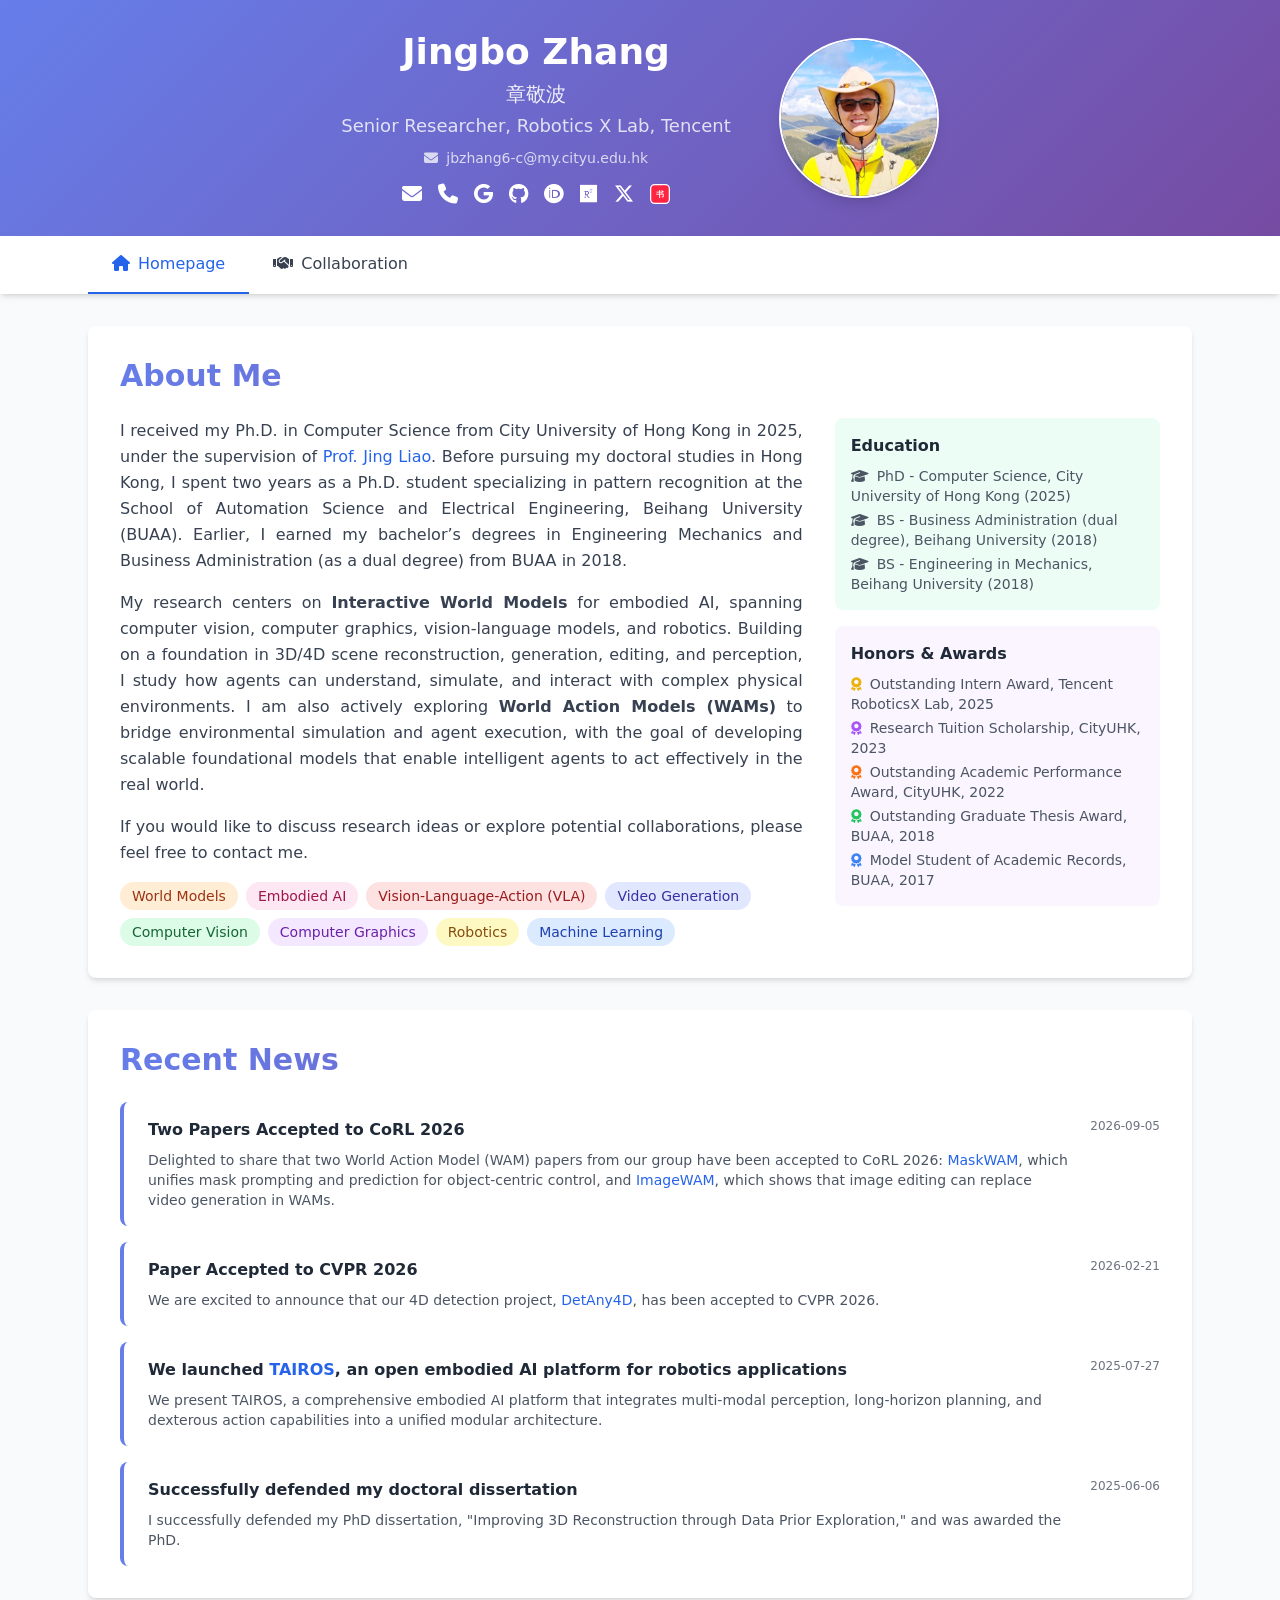
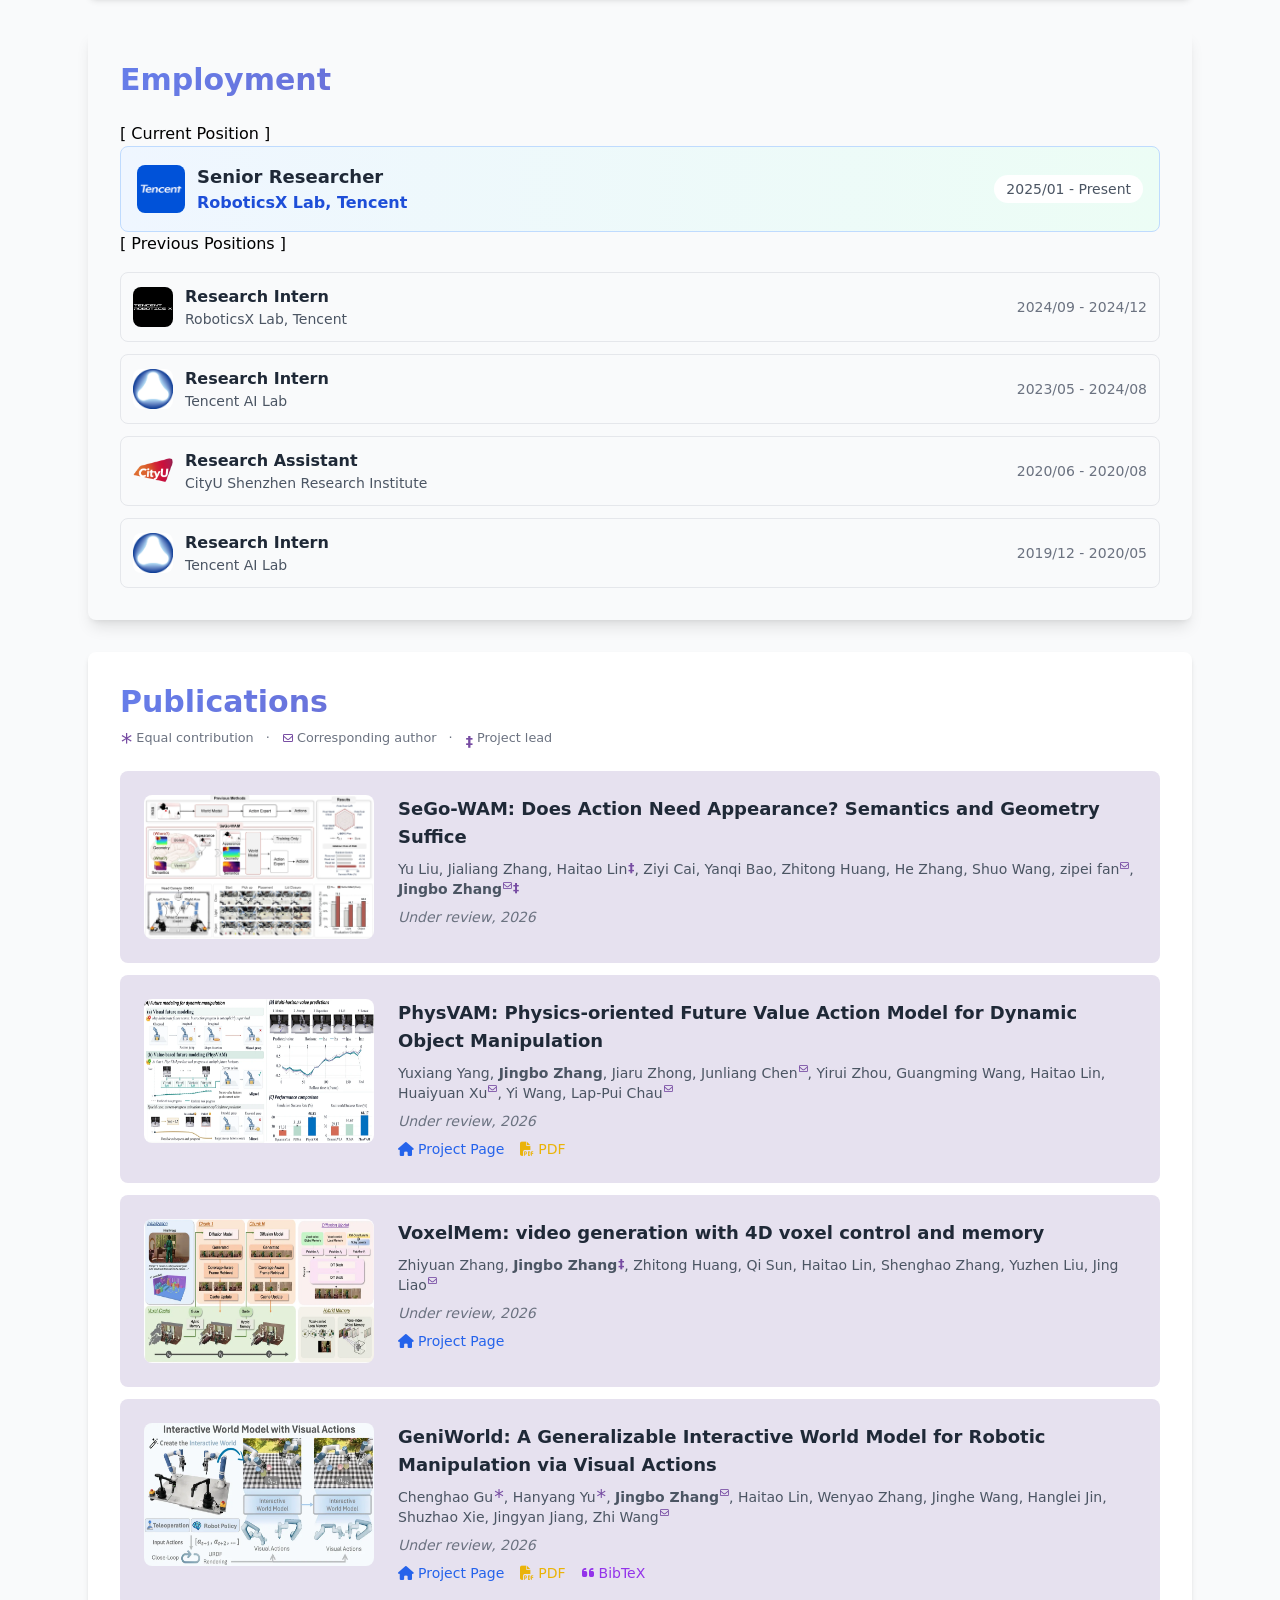
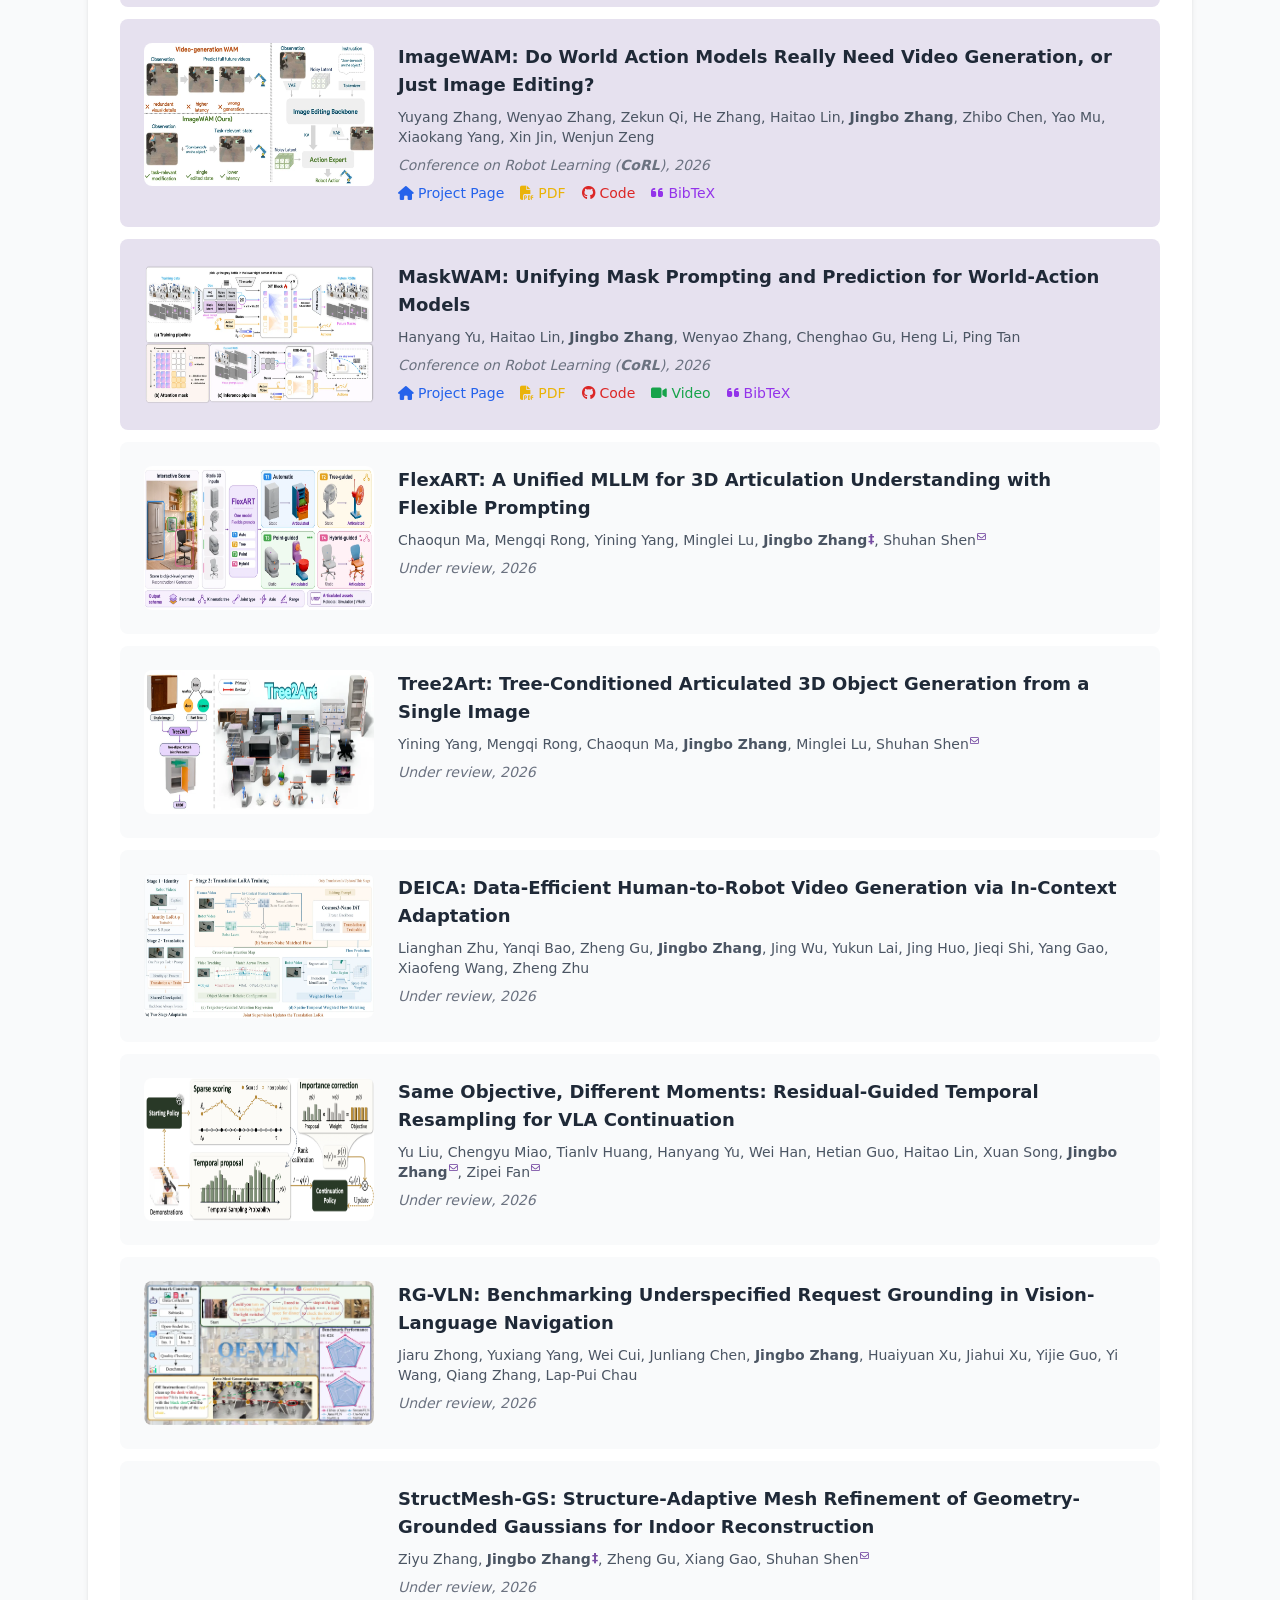
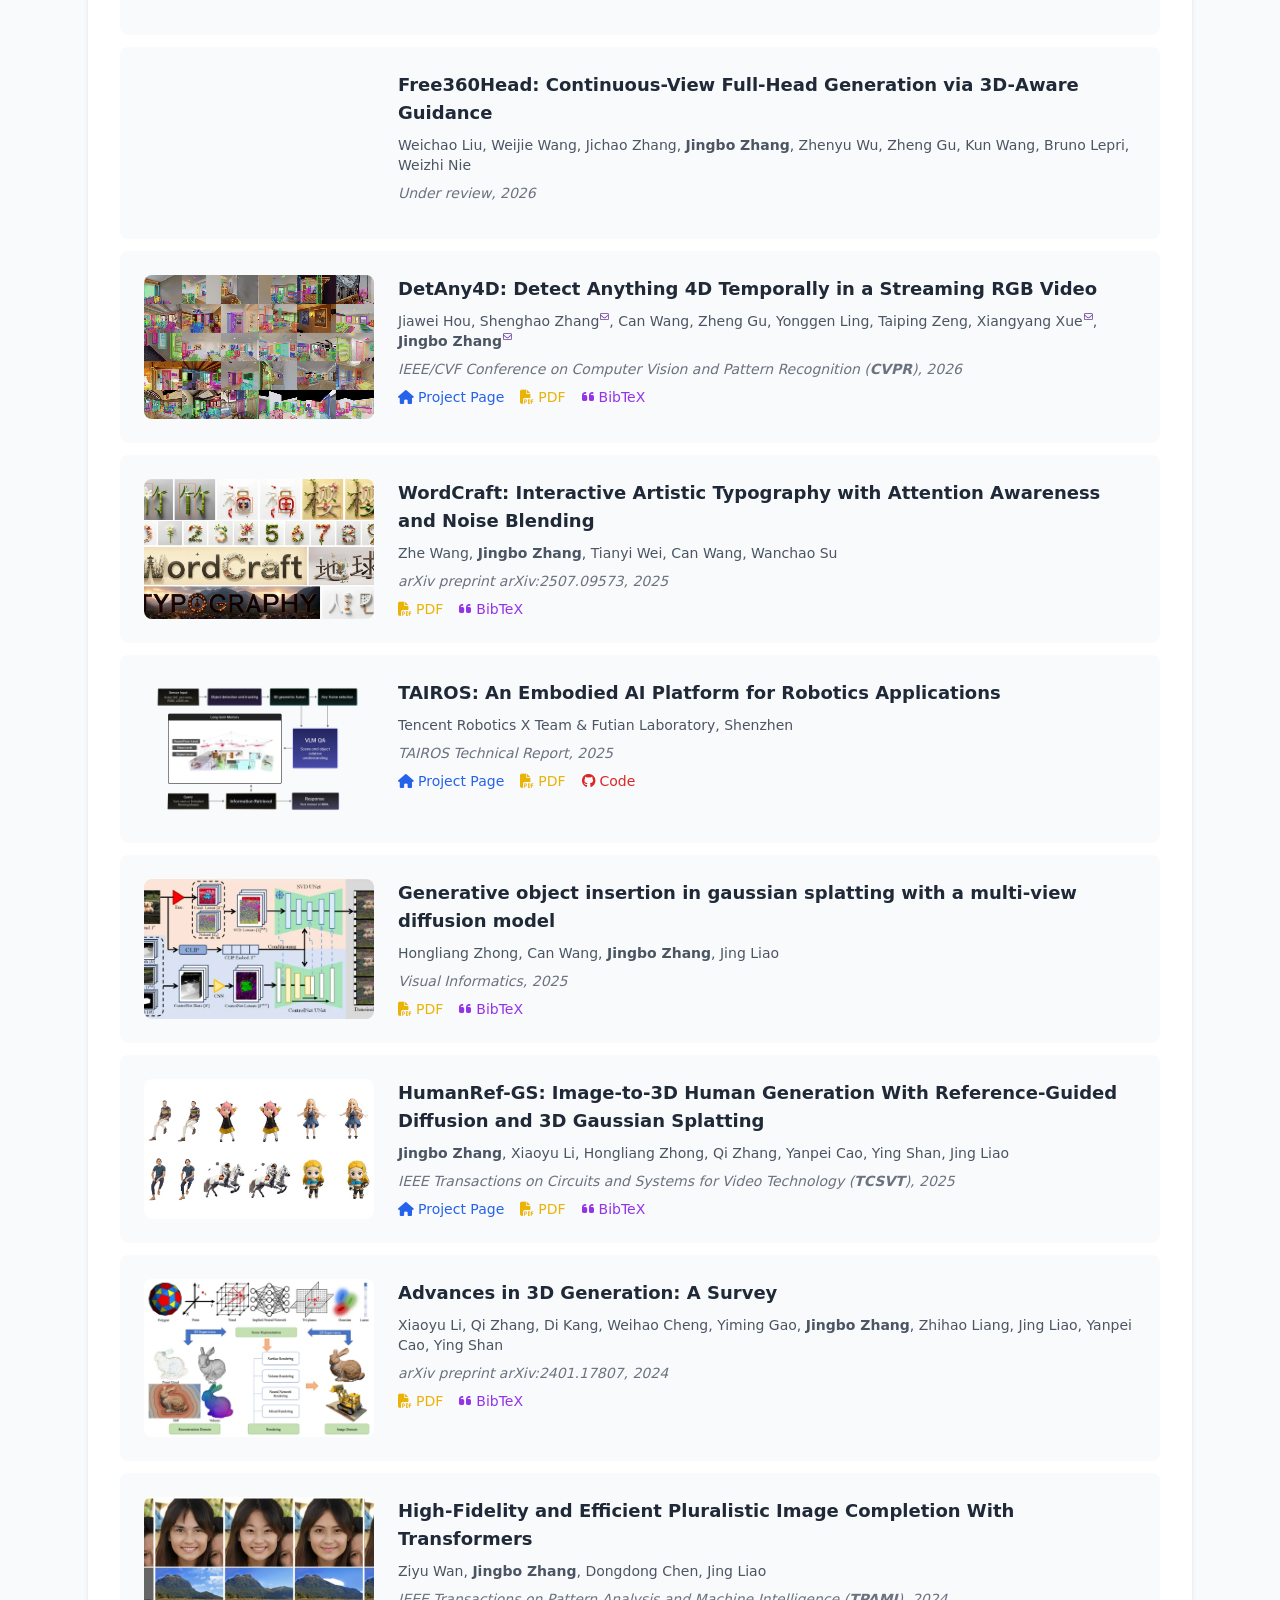
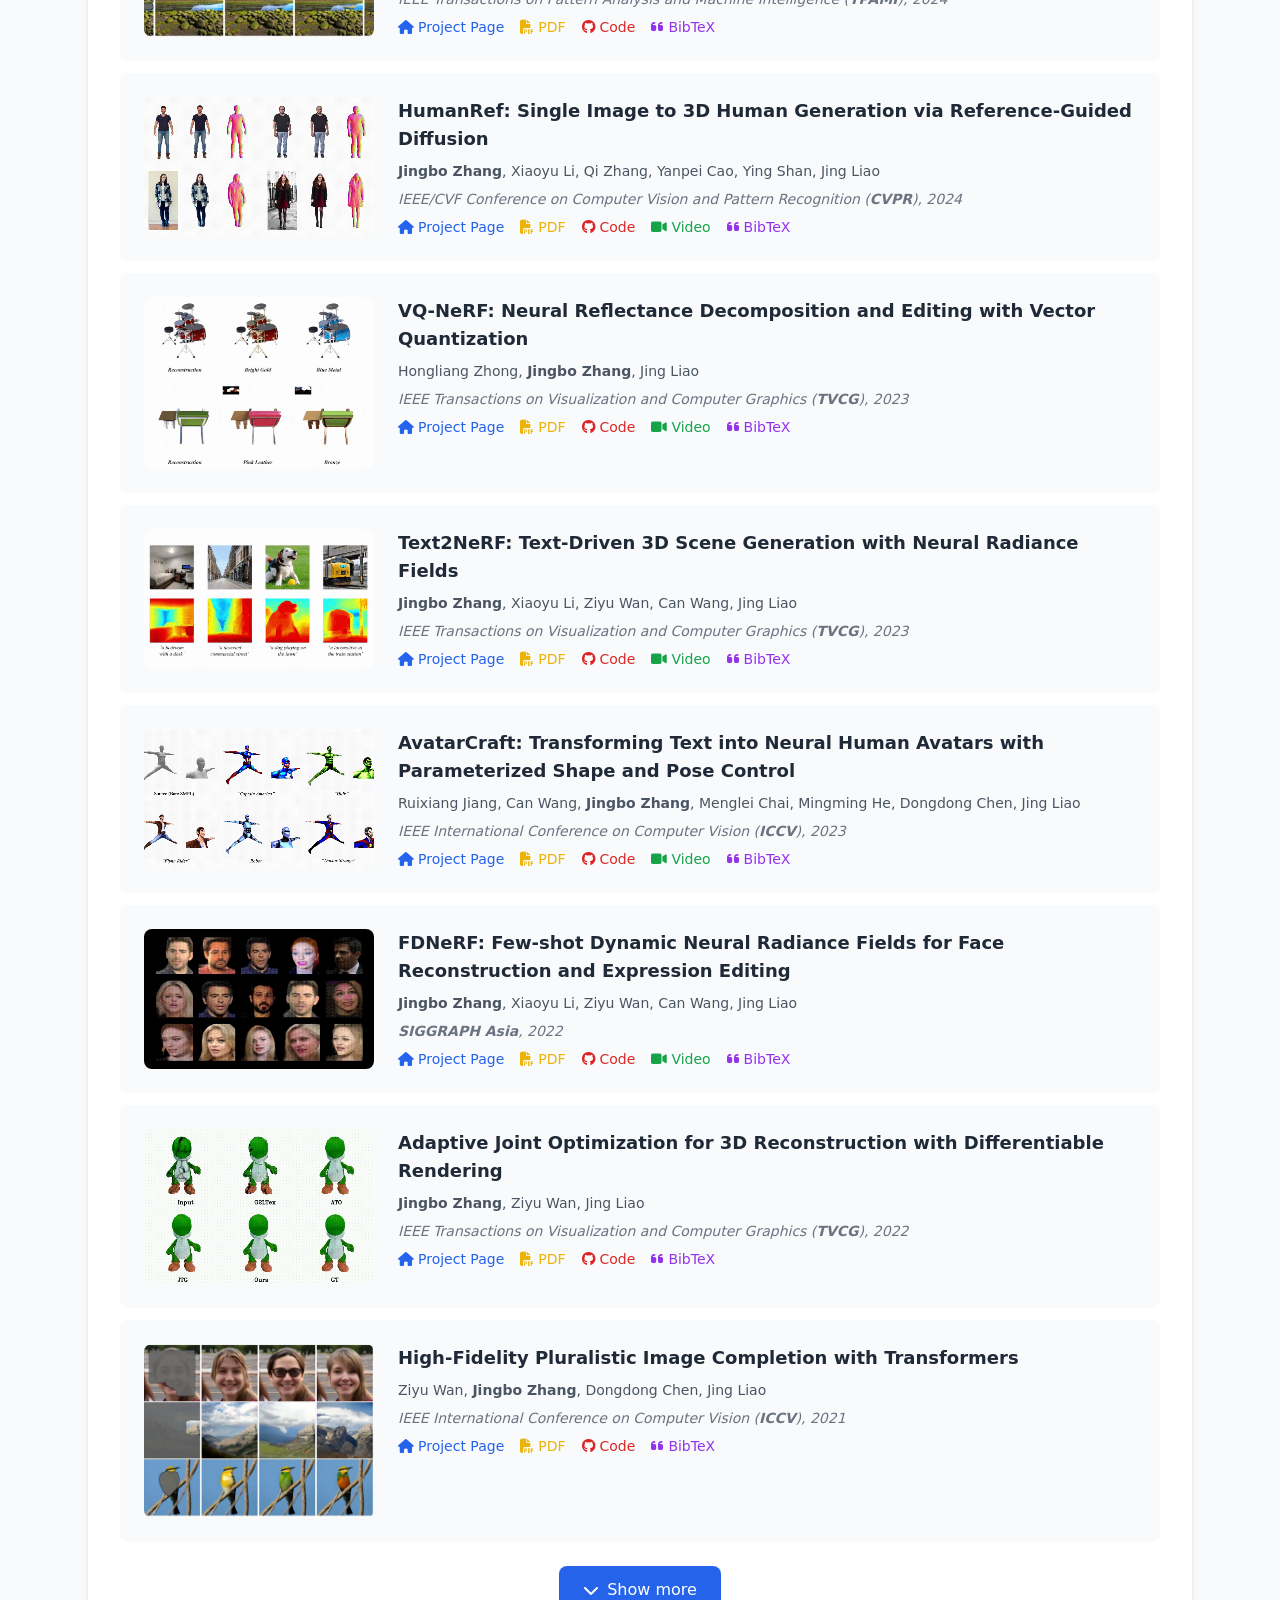
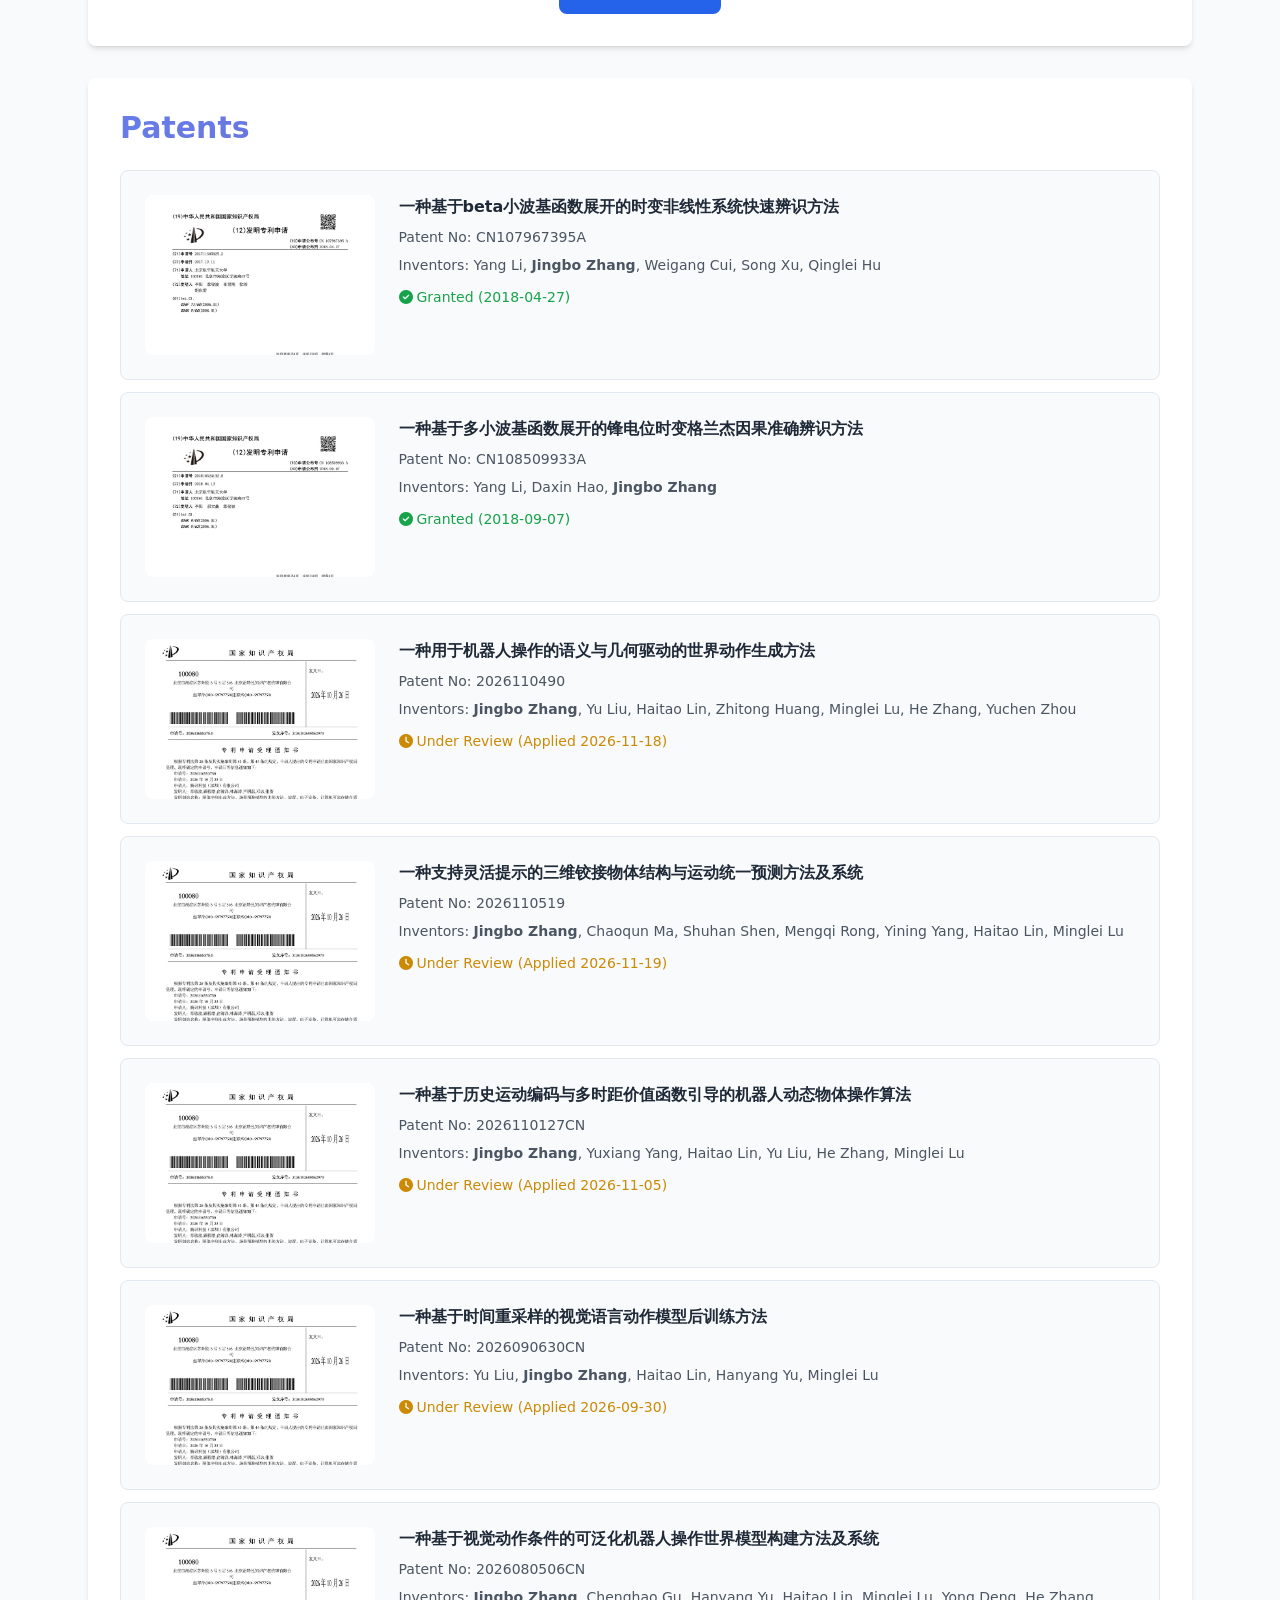
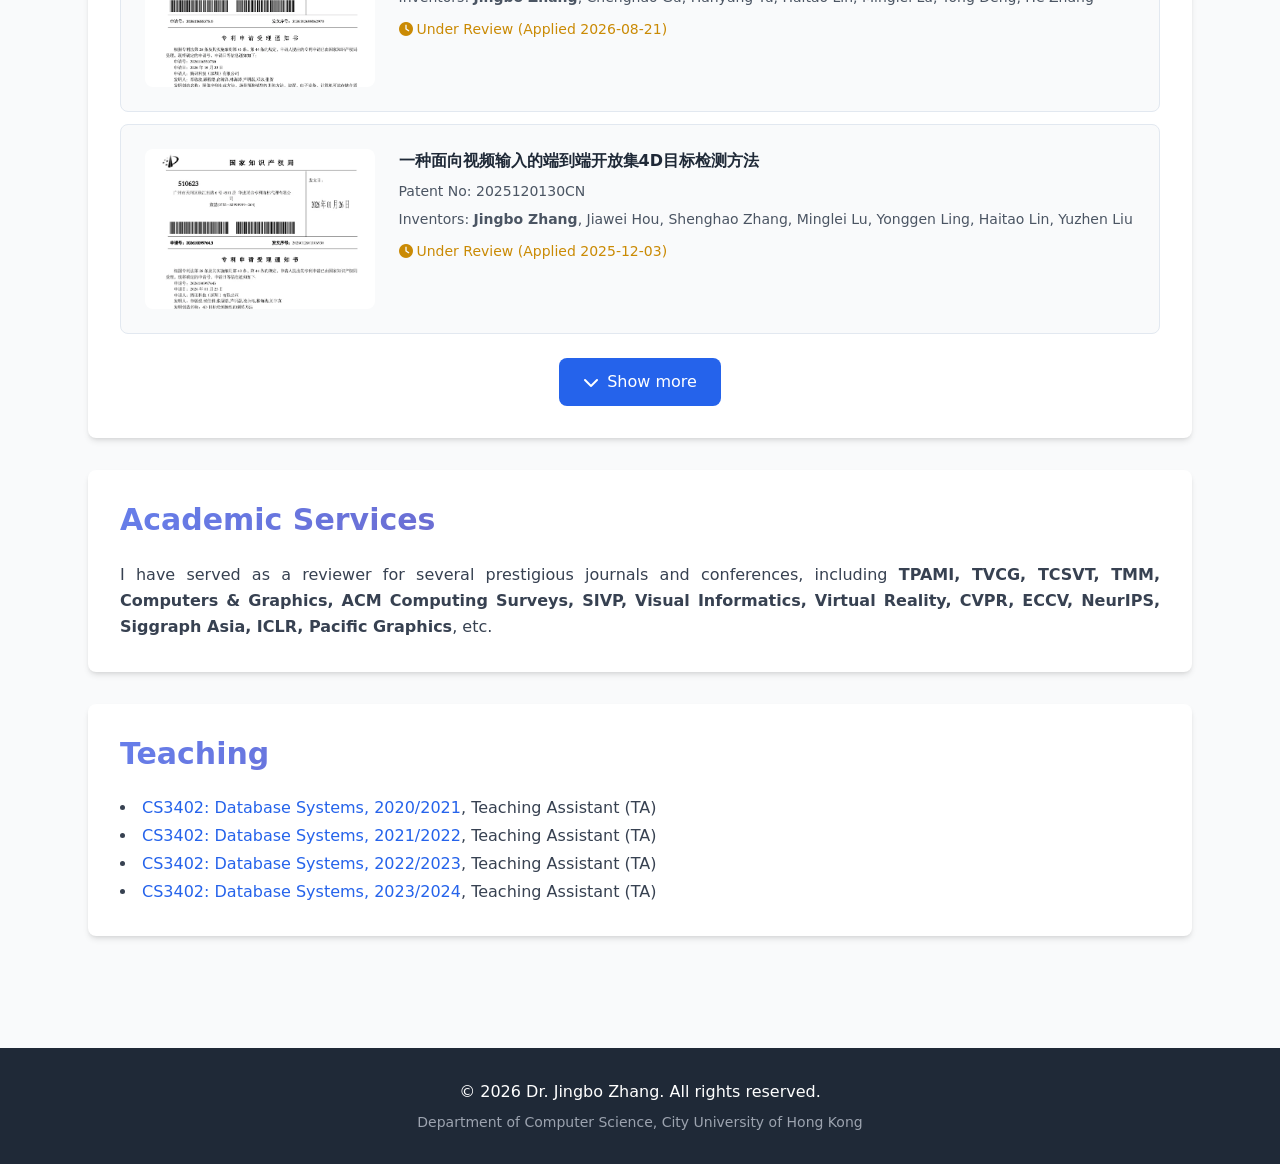
<file: index.html>
<!DOCTYPE html>
<html lang="en">
<head>
    <meta charset="UTF-8">
    <meta name="viewport" content="width=device-width, initial-scale=1.0">
    <title>Jingbo Zhang - Computer Science PhD</title>

    <!-- SEO -->
    <meta name="description" content="Jingbo Zhang (章敬波), Computer Science PhD at City University of Hong Kong, researching Interactive World Models and Vision-Language-Action (VLA) for embodied AI — spanning computer vision, graphics, video generation, and robotics.">
    <meta name="author" content="Jingbo Zhang">
    <meta name="keywords" content="Jingbo Zhang, 章敬波, World Models, World Action Models, Embodied AI, Computer Vision, Computer Graphics, 3D Reconstruction, 3D Generation, Robotics, City University of Hong Kong">
    <link rel="canonical" href="https://eckertzhang.github.io/">

    <!-- Open Graph -->
    <meta property="og:type" content="website">
    <meta property="og:url" content="https://eckertzhang.github.io/">
    <meta property="og:title" content="Jingbo Zhang - Computer Science PhD">
    <meta property="og:description" content="Jingbo Zhang (章敬波), Computer Science PhD at City University of Hong Kong, researching Interactive World Models and Vision-Language-Action (VLA) for embodied AI — spanning computer vision, graphics, video generation, and robotics.">
    <meta property="og:image" content="https://eckertzhang.github.io/Bio/photo/self2025_.jpg">
    <meta property="og:image:width" content="920">
    <meta property="og:image:height" content="920">
    <meta property="og:image:alt" content="Jingbo Zhang (章敬波)">

    <!-- Twitter Card -->
    <meta name="twitter:card" content="summary_large_image">
    <meta name="twitter:site" content="@eckertzhang">
    <meta name="twitter:title" content="Jingbo Zhang - Computer Science PhD">
    <meta name="twitter:description" content="Jingbo Zhang (章敬波), Computer Science PhD at City University of Hong Kong, researching Interactive World Models and Vision-Language-Action (VLA) for embodied AI — spanning computer vision, graphics, video generation, and robotics.">
    <meta name="twitter:image" content="https://eckertzhang.github.io/Bio/photo/self2025_.jpg">
    <meta name="twitter:image:alt" content="Jingbo Zhang (章敬波)">

    <!-- WeChat Share Card -->
    <meta itemprop="name" content="Jingbo Zhang - Computer Science PhD">
    <meta itemprop="description" content="Jingbo Zhang (章敬波), Computer Science PhD at City University of Hong Kong, researching Interactive World Models and Vision-Language-Action (VLA) for embodied AI — spanning computer vision, graphics, video generation, and robotics.">
    <meta itemprop="image" content="https://eckertzhang.github.io/Bio/photo/self2025_.jpg">

    <!-- Tailwind CSS：预编译产物（已包含首页所用的全部类）。
         重新生成：在项目根目录执行  ./build.sh   （改样式后跑一次；开发时可用 ./build.sh --watch）
         如需临时回退到运行时 CDN，改用下面这行： <script src="https://cdn.tailwindcss.com"></script> -->
    <link rel="stylesheet" href="./static/css/tailwind.css">
    <link rel="stylesheet" href="https://cdnjs.cloudflare.com/ajax/libs/font-awesome/6.4.2/css/all.min.css">
    <style>
        .tab-content {
            display: none;
        }
        .tab-content.active {
            display: block;
        }
        .publication-item {
            transition: all 0.3s ease;
        }
        .publication-item:hover {
            transform: translateY(-2px);
            box-shadow: 0 8px 25px rgba(0,0,0,0.1);
        }
        .publication-pinned {
            background-color: #e6e1ef;
        }
        .academic-gradient {
            background: linear-gradient(135deg, #667eea 0%, #764ba2 100%);
        }
        .text-gradient {
            background: linear-gradient(135deg, #667eea 0%, #764ba2 100%);
            -webkit-background-clip: text;
            -webkit-text-fill-color: transparent;
            background-clip: text;
        }
        .news-item {
            border-left: 4px solid #667eea;
            transition: all 0.3s ease;
        }
        .news-item:hover {
            border-left-color: #764ba2;
            background-color: #f8fafc;
        }
        .patent-item {
            border: 1px solid #e2e8f0;
            transition: all 0.3s ease;
        }
        .patent-item:hover {
            border-color: #667eea;
            box-shadow: 0 4px 12px rgba(102, 126, 234, 0.1);
        }
        #additionalPublications {
            transition: all 0.3s ease;
            overflow: hidden;
        }
        #togglePublications {
            transition: all 0.3s ease;
        }
        #togglePublications:hover {
            transform: translateY(-1px);
            box-shadow: 0 4px 12px rgba(59, 130, 246, 0.3);
        }

        /* Responsive nav scroll */
        .nav-scroll {
            overflow-x: auto;
            -webkit-overflow-scrolling: touch;
            scrollbar-width: none;
        }
        .nav-scroll::-webkit-scrollbar {
            display: none;
        }

        /* Publication / patent image height control on mobile */
        @media (max-width: 767px) {
            .patent-item .grid > div:first-child img {
                max-height: 140px;
                width: 100%;
                object-fit: cover;
                object-position: top;
            }
        }

        /* Author contribution markers: * = co-first author, ✉ = corresponding author, ‡ = project lead */
        /* line-height: 0 避免尾标撑高所在行，保持行距一致 */
        .author-mark {
            color: #764ba2;
            font-weight: 600;
            vertical-align: super;
            font-size: 0.7em;
            margin-left: 1px;
            line-height: 0;
        }
        /* 三种符号的字形大小和高低差异很大；以下字号与 top 偏移按 system-ui 字体实测，
           使三者墨迹高度一致（约为 .author-mark 字号的 0.67 倍）且垂直中心对齐 */
        .author-mark .fa-envelope {
            font-size: 0.9em;
            font-weight: 400;
        }
        .author-mark-star {
            font-size: 1.95em;
            font-weight: 400;
            position: relative;
            top: 0.355em;
        }
        .author-mark-lead {
            font-size: 1.25em;
            font-weight: 700;
            position: relative;
            top: 0.268em;
        }
        .author-legend {
            font-size: 0.8rem;
            color: #6b7280;
        }
        .author-legend .author-mark {
            vertical-align: baseline;
            font-size: 0.9em;
        }

        /* Floating table of contents (scrollspy) —— 仅在有足够留白的宽屏显示，避免遮挡居中内容 */
        #sectionToc {
            display: none;
        }
        @media (min-width: 1400px) {
            #sectionToc {
                display: block;
                width: 7rem;
            }
        }
        .toc-link {
            display: block;
            color: #9ca3af;
            line-height: 1.25rem;
            transition: color 0.2s ease;
        }
        .toc-link:hover {
            color: #2563eb;
        }
        .toc-link.is-active {
            color: #2563eb;
            font-weight: 600;
        }
    </style>
    <link rel="icon" href="./static/icon/selfies_eckert.svg">

    <!-- Structured data (schema.org Person) -->
    <script type="application/ld+json">
    {
      "@context": "https://schema.org",
      "@type": "Person",
      "name": "Jingbo Zhang",
      "alternateName": "章敬波",
      "url": "https://eckertzhang.github.io/",
      "image": "https://eckertzhang.github.io/Bio/photo/self2025_.jpg",
      "jobTitle": "Computer Science PhD",
      "affiliation": {
        "@type": "CollegeOrUniversity",
        "name": "City University of Hong Kong"
      },
      "alumniOf": [
        { "@type": "CollegeOrUniversity", "name": "City University of Hong Kong" },
        { "@type": "CollegeOrUniversity", "name": "Beihang University" }
      ],
      "knowsAbout": ["World Models", "Embodied AI", "Vision-Language-Action", "Computer Vision", "Computer Graphics", "Video Generation", "Robotics", "3D Reconstruction", "3D Generation"],
      "sameAs": [
        "https://scholar.google.com/citations?user=M8I1aE4AAAAJ&hl=en",
        "https://github.com/eckertzhang/",
        "https://orcid.org/0000-0003-0009-2315",
        "https://www.researchgate.net/profile/Jingbo-Zhang-27",
        "https://twitter.com/eckertzhang"
      ]
    }
    </script>
</head>

<body class="bg-gray-50 font-sans">
    <!-- Header -->
    <header class="academic-gradient text-white py-8 shadow-lg">
        <div class="max-w-6xl mx-auto px-4 sm:px-6">
            <div class="flex items-center justify-center">
                <div class="flex flex-col-reverse sm:flex-row items-center sm:space-x-12 text-center gap-5 sm:gap-0">
                    <div>
                        <h1 class="text-3xl sm:text-4xl font-bold mb-2">Jingbo Zhang</h1>
                        <p class="text-xl opacity-90">章敬波</p>
                        <p class="text-base sm:text-lg opacity-80 mt-1">Senior Researcher, Robotics X Lab, Tencent</p>
                        <p class="text-sm opacity-75 mt-2">
                            <i class="fas fa-envelope mr-1"></i>
                            <span class="email-display" data-encoded="amJ6aGFuZzYtY0BteS5jaXR5dS5lZHUuaGs="></span>
                            <!-- <span class="mx-2">|</span>
                            <a href="./Bio/Jingbo_CV_202607.pdf" class="text-white hover:text-yellow-200 transition-colors" target="_blank" rel="noopener noreferrer">
                                <i class="fas fa-file-pdf mr-1"></i>CV
                            </a> -->
                        </p>
                        
                        <!-- Contact Icons -->
                        <div class="flex flex-wrap items-center justify-center gap-4 mt-4 leading-none">
                            <a href="#" class="email-link text-white hover:text-blue-200 transition-colors inline-flex" data-encoded="amJ6aGFuZzYtY0BteS5jaXR5dS5lZHUuaGs=" title="Email" aria-label="Email">
                                <i class="fas fa-envelope text-xl leading-none"></i>
                            </a>
                            <button type="button" class="phone-btn relative p-0 m-0 border-0 bg-transparent text-white hover:text-green-200 transition-colors cursor-pointer group leading-none inline-flex" data-encoded="Kzg2IDE1NzI3MzM2MTY2" aria-label="Phone, click to copy">
                                <i class="fas fa-phone text-xl leading-none"></i>
                                <span class="phone-tip pointer-events-none absolute left-1/2 -translate-x-1/2 top-full mt-2 whitespace-nowrap rounded bg-black/80 px-2 py-1 text-xs text-white opacity-0 group-hover:opacity-100 transition-opacity z-10"></span>
                            </button>
                            <a href="https://scholar.google.com/citations?user=M8I1aE4AAAAJ&hl=en" target="_blank" rel="noopener noreferrer" class="text-white hover:text-red-200 transition-colors inline-flex" title="Google Scholar">
                                <i class="fab fa-google text-xl leading-none"></i>
                            </a>
                            <a href="https://github.com/eckertzhang/" target="_blank" rel="noopener noreferrer" class="text-white hover:text-gray-200 transition-colors inline-flex" title="GitHub">
                                <i class="fab fa-github text-xl leading-none"></i>
                            </a>
                            <a href="https://orcid.org/0000-0003-0009-2315" target="_blank" rel="noopener noreferrer" class="text-white hover:text-green-200 transition-colors inline-flex" title="ORCID">
                                <i class="fab fa-orcid text-xl leading-none"></i>
                            </a>
                            <a href="https://www.researchgate.net/profile/Jingbo-Zhang-27?ev=hdr_xprf" target="_blank" rel="noopener noreferrer" class="text-white hover:text-blue-200 transition-colors inline-flex" title="ResearchGate">
                                <i class="fab fa-researchgate text-xl leading-none"></i>
                            </a>
                            <a href="https://twitter.com/eckertzhang" target="_blank" rel="noopener noreferrer" class="text-white hover:text-blue-200 transition-colors inline-flex" title="X-Twitter">
                                <i class="fa-brands fa-x-twitter text-xl leading-none"></i>
                            </a>
                            <a href="https://www.xiaohongshu.com/user/profile/5f2ceedf0000000001005948" target="_blank" rel="noopener noreferrer" class="hover:opacity-80 transition-opacity inline-flex" title="小红书" aria-label="小红书">
                                <svg class="w-5 h-5 block" style="position: relative; top: 0px" viewBox="0 0 512 512" aria-hidden="true" focusable="false">
                                    <rect x="16" y="16" width="480" height="480" rx="104" fill="#FF2442" stroke="#fff" stroke-width="32"/>
                                    <text x="256" y="262" text-anchor="middle" dominant-baseline="central" fill="#fff"
                                          font-family="'PingFang SC','Hiragino Sans GB','Microsoft YaHei',sans-serif"
                                          font-size="200" font-weight="700">书</text>
                                </svg>
                            </a>
                            <!-- 微信ID只需在 data-wechat-id 中修改一次，提示文案由脚本生成 -->
                            <!-- <button type="button" class="wechat-id-btn relative p-0 m-0 border-0 bg-transparent text-white hover:text-green-200 transition-colors cursor-pointer group leading-none inline-flex" data-wechat-id="EckertZ">
                                <i class="fab fa-weixin text-xl leading-none"></i>
                                <span class="wechat-id-tip pointer-events-none absolute left-1/2 -translate-x-1/2 top-full mt-2 whitespace-nowrap rounded bg-black/80 px-2 py-1 text-xs text-white opacity-0 group-hover:opacity-100 transition-opacity z-10"></span>
                            </button> -->
                        </div>
                    </div>
                    <div class="flex-shrink-0">
                        <img src="./Bio/photo/self2025_.jpg" 
                             alt="Jingbo Zhang" 
                             class="w-28 h-28 sm:w-40 sm:h-40 rounded-full border-2 border-white shadow-lg object-cover">
                    </div>
                </div>
            </div>
        </div>
    </header>

    <!-- Navigation -->
    <nav class="bg-white shadow-md sticky top-0 z-50">
        <div class="max-w-6xl mx-auto px-4 sm:px-6">
            <div class="nav-scroll flex" role="tablist" aria-label="Site sections">
                <button id="tab-homepage" role="tab" aria-selected="true" aria-controls="homepage" class="tab-btn flex-shrink-0 py-4 px-4 sm:px-6 text-gray-700 hover:text-blue-600 border-b-2 border-transparent hover:border-blue-600 transition-all duration-300 active whitespace-nowrap" data-tab="homepage">
                    <i class="fas fa-home mr-2"></i>Homepage
                </button>
                <button id="tab-team" role="tab" aria-selected="false" aria-controls="team" class="tab-btn flex-shrink-0 py-4 px-4 sm:px-6 text-gray-700 hover:text-blue-600 border-b-2 border-transparent hover:border-blue-600 transition-all duration-300 whitespace-nowrap" data-tab="team">
                    <i class="fas fa-handshake mr-2"></i>Collaboration
                </button>
            </div>
        </div>
    </nav>

    <!-- Main Content -->
    <main class="max-w-6xl mx-auto px-3 sm:px-6 py-8">
        <!-- Homepage Tab -->
        <div id="homepage" class="tab-content active" role="tabpanel" aria-labelledby="tab-homepage">
            <!-- Floating table of contents (scrollspy)。仅在够宽的屏幕显示，切到 Collaboration 页时随父容器自动隐藏。 -->
            <aside id="sectionToc" aria-label="On this page" class="fixed right-6 top-1/2 -translate-y-1/2 z-40">
                <ul class="space-y-2 border-l border-gray-200 pl-4 text-sm">
                    <li><a href="#about" class="toc-link">About</a></li>
                    <li><a href="#news" class="toc-link">News</a></li>
                    <li><a href="#publications" class="toc-link">Publications</a></li>
                    <li><a href="#patents" class="toc-link">Patents</a></li>
                    <li><a href="#services" class="toc-link">Services</a></li>
                    <li><a href="#teaching" class="toc-link">Teaching</a></li>
                </ul>
            </aside>

            <!-- Personal Introduction -->
            <section id="about" class="scroll-mt-20 bg-white rounded-lg shadow-md p-4 sm:p-8 mb-8">
                <h2 class="text-2xl sm:text-3xl font-bold text-gradient mb-6">About Me</h2>
                <div class="max-w-6xl mx-auto">
                    <div class="grid md:grid-cols-3 gap-8">
                        <div class="md:col-span-2">
                            <p class="text-justify text-gray-700 leading-relaxed mb-4">
                                <!-- I am currently a senior researcher at <a href="https://roboticsx.tencent.com/#/" class="text-blue-600 hover:underline visited:text-blue-600">Robotics X Lab</a>, Tencent.  -->
                                I received my Ph.D. in Computer Science from City University of Hong Kong in 2025, 
                                under the supervision of <a href="https://www.cityu.edu.hk/stfprofile/jingliao.htm" target="_blank" rel="noopener noreferrer" class="text-blue-600 hover:underline visited:text-blue-600">Prof. Jing Liao</a>. 
                                Before pursuing my doctoral studies in Hong Kong, I spent two years as a Ph.D. student specializing in pattern recognition at the School of Automation Science and Electrical Engineering, Beihang University (BUAA). 
                                Earlier, I earned my bachelor’s degrees in Engineering Mechanics and Business Administration (as a dual degree) from BUAA in 2018.
                            </p>
                            <p class="text-justify text-gray-700 leading-relaxed mb-4">
                                My research centers on <strong>Interactive World Models</strong> for embodied AI, spanning computer vision, computer graphics, vision-language models, and robotics. 
                                Building on a foundation in 3D/4D scene reconstruction, generation, editing, and perception, I study how agents can understand, simulate, and interact with complex physical environments. 
                                I am also actively exploring <strong>World Action Models (WAMs)</strong> to bridge environmental simulation and agent execution, 
                                with the goal of developing scalable foundational models that enable intelligent agents to act effectively in the real world.
                            </p>
                            <p class="text-justify text-gray-700 leading-relaxed mb-4">
                                If you would like to discuss research ideas or explore potential collaborations, please feel free to contact me.
                            </p>
                            
                            <!-- Intern Info -->
                            <!-- <div class="bg-blue-50 p-4 rounded-lg mb-4">
                                <h4 class="font-semibold text-blue-800 mb-2"><i class="fa-solid fa-magnifying-glass-plus mr-2"></i>Research Intern Recruitment</h4>
                                <p class="text-sm text-gray-700 mb-2">
                                    I am looking for motivated research interns to work on <strong>Interactive World Models</strong>, <strong>World Action Models (WAMs)</strong>, and <strong>Vision-Language-Action (VLA)</strong> for embodied AI. 
                                    Ideal candidates have a solid foundation in one or more of vision-language models, video understanding and generation, or world models. 
                                    The internship is based at <a href="https://roboticsx.tencent.com/#/" class="text-blue-600 hover:underline" target="_blank" rel="noopener noreferrer">Robotics X Lab, Tencent</a>, a top-tier research platform, where you will take on cutting-edge, exploratory projects.
                                </p>
                                <div class="text-xs text-gray-600">
                                    <span class="mr-4"><i class="fas fa-check text-green-500 mr-1"></i>Solid mathematics and programming skills (Python / PyTorch), with fluency in vibe coding</span>
                                </div>
                                <div class="text-xs text-gray-600">
                                    <span class="mr-4"><i class="fas fa-check text-green-500 mr-1"></i>Self-motivated, with strong critical thinking</span>
                                </div>
                                <div class="text-xs text-gray-600">
                                    <span class="mr-4"><i class="fas fa-check text-green-500 mr-1"></i>Persistent, responsible, and detail-oriented</span>
                                </div>
                                <div class="text-xs text-gray-600">
                                    <span class="mr-4"><i class="fas fa-check text-green-500 mr-1"></i>Research background in CV, CG, robotics, world models, or diffusion models</span>
                                </div>
                                <div class="text-xs text-gray-600">
                                    <span class="mr-4"><i class="fas fa-check text-green-500 mr-1"></i>Available for a full-time internship of at least 6 months</span>
                                </div>
                            </div> -->

                            <!-- Prospective Students -->
                            <!-- <div class="bg-blue-50 p-4 rounded-lg mb-4">
                                <h4 class="font-semibold text-blue-800 mb-2"><i class="fas fa-graduation-cap mr-2"></i>Prospective Students</h4>
                                <p class="text-sm text-gray-700 mb-2">
                                    We welcome outstanding students interested in AI, ML, and CV to join our research team. We provide excellent research environment and abundant resources.
                                </p>
                                <div class="text-xs text-gray-600">
                                    <span class="mr-4"><i class="fas fa-check text-green-500 mr-1"></i>Strong math & programming skills required</span>
                                    <span><i class="fas fa-star text-yellow-500 mr-1"></i>International collaboration opportunities</span>
                                </div>
                            </div> -->
                            
                            <div class="flex flex-wrap gap-2 mt-4 justify-center md:justify-start">
                                <span class="bg-orange-100 text-orange-800 px-3 py-1 rounded-full text-sm">World Models</span>
                                <span class="bg-pink-100 text-pink-800 px-3 py-1 rounded-full text-sm">Embodied AI</span>
                                <span class="bg-red-100 text-red-800 px-3 py-1 rounded-full text-sm">Vision-Language-Action (VLA)</span>
                                <span class="bg-indigo-100 text-indigo-800 px-3 py-1 rounded-full text-sm">Video Generation</span>
                                <span class="bg-green-100 text-green-800 px-3 py-1 rounded-full text-sm">Computer Vision</span>
                                <span class="bg-purple-100 text-purple-800 px-3 py-1 rounded-full text-sm">Computer Graphics</span>
                                <span class="bg-yellow-100 text-yellow-800 px-3 py-1 rounded-full text-sm">Robotics</span>
                                <span class="bg-blue-100 text-blue-800 px-3 py-1 rounded-full text-sm">Machine Learning</span>
                            </div>
                        </div>

                        <div class="space-y-4">
                            <!-- <div class="bg-gray-50 p-4 rounded-lg">
                                <h4 class="font-semibold text-gray-800 mb-2">Academic Achievements</h4>
                                <ul class="text-sm text-gray-600 space-y-1">
                                    <li><i class="fas fa-award text-yellow-500 mr-2"></i>IEEE Fellow (2020)</li>
                                    <li><i class="fas fa-medal text-blue-500 mr-2"></i>Changjiang Scholar (2018)</li>
                                    <li><i class="fas fa-trophy text-green-500 mr-2"></i>NSFC Distinguished Young Scholar (2016)</li>
                                    <li><i class="fas fa-star text-purple-500 mr-2"></i>CCF Outstanding Contribution Award (2019)</li>
                                </ul>
                            </div> -->
                            <div class="bg-emerald-50 p-4 rounded-lg">
                                <h4 class="font-semibold text-gray-800 mb-2">Education</h4>
                                <ul class="text-sm text-gray-600 space-y-1">
                                    <li><i class="fas fa-graduation-cap mr-2"></i>PhD - Computer Science, City University of Hong Kong (2025)</li>
                                    <li><i class="fas fa-graduation-cap mr-2"></i>BS - Business Administration (dual degree), Beihang University (2018)</li>
                                    <li><i class="fas fa-graduation-cap mr-2"></i>BS - Engineering in Mechanics, Beihang University (2018)</li>
                                </ul>
                            </div>
                            <div class="bg-purple-50 p-4 rounded-lg">
                                <h4 class="font-semibold text-gray-800 mb-2">Honors & Awards</h4>
                                <ul class="text-sm text-gray-600 space-y-1">
                                    <!-- <li><i class="fas fa-medal text-yellow-500 mr-2"></i>XXX</li> -->
                                    <li><i class="fas fa-award text-yellow-500 mr-2"></i>Outstanding Intern Award, Tencent RoboticsX Lab, 2025</li>
                                    <li><i class="fas fa-award text-purple-500 mr-2"></i>Research Tuition Scholarship, CityUHK, 2023</li>
                                    <li><i class="fas fa-award text-orange-500 mr-2"></i>Outstanding Academic Performance Award, CityUHK, 2022</li>
                                    <li><i class="fas fa-award text-green-500 mr-2"></i>Outstanding Graduate Thesis Award, BUAA, 2018</li>
                                    <li><i class="fas fa-award text-blue-500 mr-2"></i>Model Student of Academic Records, BUAA, 2017</li>
                                </ul>
                            </div>
                        </div>
                </div>
            </section>

            <!-- Recent News -->
            <section id="news" class="scroll-mt-20 bg-white rounded-lg shadow-md p-4 sm:p-8 mb-8">
                <h2 class="text-2xl sm:text-3xl font-bold text-gradient mb-6">Recent News</h2>
                <div class="space-y-4">
                    <div class="news-item pl-6 py-4 rounded-lg">
                        <div class="flex flex-col sm:flex-row sm:justify-between sm:items-start gap-1">
                            <div>
                                <h4 class="font-semibold text-gray-800 mb-2">Two Papers Accepted to CoRL 2026</h4>
                                <p class="text-gray-600 text-sm">Delighted to share that two World Action Model (WAM) papers from our group have been accepted to CoRL 2026:
                                    <a href="https://hanyangyu1021.github.io/maskwam.github.io/" target="_blank" rel="noopener noreferrer" class="text-blue-600 hover:underline visited:text-blue-600">MaskWAM</a>, which unifies mask prompting and prediction for object-centric control, and
                                    <a href="https://zhangwenyao1.github.io/ImageWAM/" target="_blank" rel="noopener noreferrer" class="text-blue-600 hover:underline visited:text-blue-600">ImageWAM</a>, which shows that image editing can replace video generation in WAMs.</p>
                            </div>
                            <span class="text-xs text-gray-500 whitespace-nowrap sm:ml-4 self-start">2026-09-05</span>
                        </div>
                    </div>
                    <div class="news-item pl-6 py-4 rounded-lg">
                        <div class="flex flex-col sm:flex-row sm:justify-between sm:items-start gap-1">
                            <div>
                                <h4 class="font-semibold text-gray-800 mb-2">Paper Accepted to CVPR 2026</h4>
                                <p class="text-gray-600 text-sm">We are excited to announce that our 4D detection project, <a href="https://jarvishou829.github.io/DA4D/" target="_blank" rel="noopener noreferrer" class="text-blue-600 hover:underline visited:text-blue-600">DetAny4D</a>, has been accepted to CVPR 2026.</p>
                            </div>
                            <span class="text-xs text-gray-500 whitespace-nowrap sm:ml-4 self-start">2026-02-21</span>
                        </div>
                    </div>
                    <div class="news-item pl-6 py-4 rounded-lg">
                        <div class="flex flex-col sm:flex-row sm:justify-between sm:items-start gap-1">
                            <div>
                                <h4 class="font-semibold text-gray-800 mb-2">We launched <a href="https://tairos.tencent.com/" target="_blank" rel="noopener noreferrer" class="text-blue-600 hover:underline visited:text-blue-600">TAIROS</a>, an open embodied AI platform for robotics applications</h4>
                                <p class="text-gray-600 text-sm">We present TAIROS, a comprehensive embodied AI platform that integrates multi-modal perception, long-horizon planning, and dexterous action capabilities into a unified modular architecture.</p>
                            </div>
                            <span class="text-xs text-gray-500 whitespace-nowrap sm:ml-4 self-start">2025-07-27</span>
                        </div>
                    </div>
                    <div class="news-item pl-6 py-4 rounded-lg">
                        <div class="flex flex-col sm:flex-row sm:justify-between sm:items-start gap-1">
                            <div>
                                <h4 class="font-semibold text-gray-800 mb-2">Successfully defended my doctoral dissertation</h4>
                                <p class="text-gray-600 text-sm">I successfully defended my PhD dissertation, "Improving 3D Reconstruction through Data Prior Exploration," and was awarded the PhD.</p>
                            </div>
                            <span class="text-xs text-gray-500 whitespace-nowrap sm:ml-4 self-start">2025-06-06</span>
                        </div>
                    </div>
                    <!-- <div class="news-item pl-6 py-4 rounded-lg">
                        <div class="flex flex-col sm:flex-row sm:justify-between sm:items-start gap-1">
                            <div>
                                <h4 class="font-semibold text-gray-800 mb-2">Paper Accepted to IEEE TCSVT</h4>
                                <p class="text-gray-600 text-sm">Our research paper, "HumanRef-GS: Image-to-3D Human Generation with Reference-Guided Diffusion and 3D Gaussian Splatting", has been accepted for publication in IEEE Transactions on Circuits and Systems for Video Technology.</p>
                            </div>
                            <span class="text-xs text-gray-500 whitespace-nowrap sm:ml-4 self-start">2025-02-02</span>
                        </div>
                    </div> -->
                </div>
            </section>

            <!-- Employment -->
            <section class="elegant-card rounded-lg shadow-lg p-4 sm:p-8 mb-8">
                <h2 class="text-2xl sm:text-3xl font-bold text-gradient mb-6">Employment</h2>
                <div class="space-y-4">
                    [ Current Position ]
                    <div class="bg-gradient-to-r from-blue-50 to-emerald-50 p-4 rounded-lg border border-blue-200">
                        <div class="flex flex-wrap items-center justify-between gap-2">
                            <div class="flex items-center space-x-3">
                                <div class="w-12 h-12 bg-gradient-to-br rounded-lg flex items-center justify-center">
                                    <img src="./Bio/employments/tencent.png" alt="Tencent RoboticsX Lab" class="w-full h-full object-cover rounded-lg">
                                </div>
                                <div>
                                    <h3 class="text-lg font-bold text-gray-800">Senior Researcher</h3>
                                    <p class="text-blue-700 font-semibold"><a href="https://roboticsx.tencent.com/#/">RoboticsX Lab, Tencent</a></p>
                                </div>
                            </div>
                            <span class="text-sm text-gray-600 bg-white px-3 py-1 rounded-full font-medium">2025/01 - Present</span>
                        </div>
                    </div>

                    [ Previous Positions ]
                    <div class="space-y-3">
                        <div class="flex flex-wrap items-center justify-between gap-2 p-3 bg-gray-50 rounded-lg border border-gray-200">
                            <div class="flex items-center space-x-3">
                                <div class="w-10 h-10 bg-gradient-to-br rounded-lg flex items-center justify-center">
                                    <img src="./Bio/employments/roboticsx.png" alt="Tencent RoboticsX Lab" class="w-full h-full object-cover rounded-lg">
                                </div>
                                <div>
                                    <h4 class="font-semibold text-gray-800">Research Intern</h4>
                                    <p class="text-gray-600 text-sm"><a href="https://roboticsx.tencent.com/#/">RoboticsX Lab, Tencent</a></p>
                                </div>
                            </div>
                            <span class="text-sm text-gray-500">2024/09 - 2024/12</span>
                        </div>

                        <div class="flex flex-wrap items-center justify-between gap-2 p-3 bg-gray-50 rounded-lg border border-gray-200">
                            <div class="flex items-center space-x-3">
                                <div class="w-10 h-10 bg-gradient-to-br rounded-lg flex items-center justify-center">
                                    <img src="./Bio/employments/ailab_.png" alt="Tencent AI Lab" class="w-full h-full object-cover rounded-lg">
                                </div>
                                <div>
                                    <h4 class="font-semibold text-gray-800">Research Intern</h4>
                                    <p class="text-gray-600 text-sm"><a href="https://ailab.tencent.com/ailab/zh/index">Tencent AI Lab</a></p>
                                </div>
                            </div>
                            <span class="text-sm text-gray-500">2023/05 - 2024/08</span>
                        </div>

                        <div class="flex flex-wrap items-center justify-between gap-2 p-3 bg-gray-50 rounded-lg border border-gray-200">
                            <div class="flex items-center space-x-3">
                                <div class="w-10 h-10 bg-gradient-to-br rounded-lg flex items-center justify-center">
                                    <img src="./Bio/employments/cityu.png" alt="CityU" class="w-full h-full object-cover rounded-lg">
                                </div>
                                <div>
                                    <h4 class="font-semibold text-gray-800">Research Assistant</h4>
                                    <p class="text-gray-600 text-sm"><a href="http://sri.cityu.edu.hk/sri/">CityU Shenzhen Research Institute</a></p>
                                </div>
                            </div>
                            <span class="text-sm text-gray-500">2020/06 - 2020/08</span>
                        </div>

                        <div class="flex flex-wrap items-center justify-between gap-2 p-3 bg-gray-50 rounded-lg border border-gray-200">
                            <div class="flex items-center space-x-3">
                                <div class="w-10 h-10 bg-gradient-to-br rounded-lg flex items-center justify-center">
                                    <img src="./Bio/employments/ailab_.png" alt="Tencent AI Lab" class="w-full h-full object-cover rounded-lg">
                                </div>
                                <div>
                                    <h4 class="font-semibold text-gray-800">Research Intern</h4>
                                    <p class="text-gray-600 text-sm"><a href="https://ailab.tencent.com/ailab/zh/index">Tencent AI Lab</a></p>
                                </div>
                            </div>
                            <span class="text-sm text-gray-500">2019/12 - 2020/05</span>
                        </div>

                    </div>
                </div>
            </section>
           


            <!-- Publications -->
            <section id="publications" class="scroll-mt-20 bg-white rounded-lg shadow-md p-4 sm:p-8 mb-8">
                <h2 class="text-2xl sm:text-3xl font-bold text-gradient mb-2">Publications</h2>
                <p class="author-legend mb-6">
                    <span class="author-mark"><span class="author-mark-star">*</span></span> Equal contribution
                    <span class="mx-2">·</span>
                    <span class="author-mark"><i class="fas fa-envelope" aria-hidden="true"></i></span> Corresponding author
                    <span class="mx-2">·</span>
                    <span class="author-mark"><span class="author-mark-lead">&Dagger;</span></span> Project lead
                </p>

                <!--
                    ====== 如何新增/修改正刊论文 ======
                    论文卡片不在此处硬编码，而是由 script.js 根据 data.js 中的数据自动渲染到下方 #publicationsList。
                    编辑 data.js 里的 publicationsData 数组即可（"Show more" 折叠区的论文放在 additionalPublicationsData）。
                    列表按数组顺序显示，新论文一般加在数组最前面。每条为一个对象，字段：
                      image    : 缩略图路径（必填）
                      imageAlt : 图片替代文本（可选，默认 "Paper"）
                      imageFit : 图片显示模式（可选）："cover"（默认，自适应填充，可能裁剪）/ "contain"（完整不裁剪）
                                 / "fill"（忽略原图长宽比，统一拉伸缩放到 imageAspect，可能变形）
                      imageAspect : 配合 "fill" 的目标长宽比（可选，默认 "16/10"，如 "16/9"、"4/3"）
                      title    : 论文标题（必填）
                      authors  : 作者数组，每项 "姓名[后缀] [| 主页URL]"，如 "Wei Han"、"Hanyang Yu* | https://..."、"Jingbo Zhang#"
                                 后缀：* 共同一作 / # 通讯 / + Project lead（‡）；本人自动加粗
                      venue    : 发表信息（自动包裹 <em>，可含 <strong>，如 "... (<strong>CVPR</strong>), 2026"）
                      page / pdf / code / video / bibtex : 各类链接 URL，留空或删除该字段则对应按钮不显示
                      show     : 是否展示（可选，默认展示）；写 show: false 则隐藏该论文
                      pin      : 是否置顶（可选）；写 pin: true 则排到最前面并加深背景色
                    下面注释掉的 "Paper example" 仅作 HTML 结构参考模板，无需改动。
                -->

                <div class="space-y-6">
                    <div id="publicationsList" class="space-y-3"></div>
                </div>

                <div class="text-center mt-6">
                    <button id="togglePublications" class="inline-flex items-center px-6 py-3 bg-blue-600 text-white rounded-lg hover:bg-blue-700 transition-colors">
                        <i class="fas fa-chevron-down mr-2"></i>Show more
                    </button>
                </div>
                
                <!-- Additional Publications (initially hidden) -->
                <div id="additionalPublications" class="space-y-3 mt-3" style="display: none;"></div>
            </section>

            <!-- Patents -->
            <section id="patents" class="scroll-mt-20 bg-white rounded-lg shadow-md p-4 sm:p-8 mb-8">
                <h2 class="text-2xl sm:text-3xl font-bold text-gradient mb-6">Patents</h2>

                <!--
                    ====== 如何新增/修改专利 ======
                    专利卡片不在此处硬编码，而是由 script.js 根据 data.js 中的数据自动渲染到下方 #patentsList。
                    编辑 data.js 里的 patentsData 数组即可（"Show more" 折叠区的专利放在 additionalPatentsData）。每条为一个对象，字段：
                      image      : 缩略图路径
                      title      : 专利名称
                      patentNo   : 专利号
                      inventors  : 发明人 HTML（可用 <b>本人</b> 标注）
                      status     : "granted"（已授权，绿色对勾）或 "review"（审查中，黄色时钟）
                      statusText : 状态文案，如 "Granted (2018-04-27)" 或 "Under Review (Applied 2025-12-03)"
                -->

                <div id="patentsList"></div>

                <div class="text-center mt-6">
                    <button id="togglePatents" class="inline-flex items-center px-6 py-3 bg-blue-600 text-white rounded-lg hover:bg-blue-700 transition-colors">
                        <i class="fas fa-chevron-down mr-2"></i>Show more
                    </button>
                </div>

                <!-- Additional Patents (initially hidden) -->
                <div id="additionalPatents" class="mt-3" style="display: none;"></div>

            </section>

            

            <!-- Services -->
            <section id="services" class="scroll-mt-20 bg-white rounded-lg shadow-md p-4 sm:p-8 mb-8">
                <h2 class="text-2xl sm:text-3xl font-bold text-gradient mb-6">Academic Services</h2>
                <p class="text-gray-700 leading-relaxed text-justify">
                    I have served as a reviewer for several prestigious journals and conferences, 
                    including <strong>TPAMI, TVCG, TCSVT, TMM, Computers & Graphics, ACM Computing Surveys, SIVP, Visual Informatics, Virtual Reality, 
                    CVPR, ECCV, NeurIPS, Siggraph Asia, ICLR, Pacific Graphics</strong>, etc.
                </p>
            </section>

            <!-- Teaching -->
            <section id="teaching" class="scroll-mt-20 bg-white rounded-lg shadow-md p-4 sm:p-8 mb-8">
                <h2 class="text-2xl sm:text-3xl font-bold text-gradient mb-6">Teaching</h2>
                <ul class="list-disc list-inside text-gray-700 space-y-1 text-left">
                    <li><a href="https://www.cityu.edu.hk/catalogue/ug/current/course/CS3402.htm" class="text-blue-600 hover:underline" target="_blank" rel="noopener noreferrer">CS3402: Database Systems, 2020/2021</a>, Teaching Assistant (TA)</li>
                    <li><a href="https://www.cityu.edu.hk/catalogue/ug/current/course/CS3402.htm" class="text-blue-600 hover:underline" target="_blank" rel="noopener noreferrer">CS3402: Database Systems, 2021/2022</a>, Teaching Assistant (TA)</li>
                    <li><a href="https://www.cityu.edu.hk/catalogue/ug/current/course/CS3402.htm" class="text-blue-600 hover:underline" target="_blank" rel="noopener noreferrer">CS3402: Database Systems, 2022/2023</a>, Teaching Assistant (TA)</li>
                    <li><a href="https://www.cityu.edu.hk/catalogue/ug/current/course/CS3402.htm" class="text-blue-600 hover:underline" target="_blank" rel="noopener noreferrer">CS3402: Database Systems, 2023/2024</a>, Teaching Assistant (TA)</li>
                </ul>

                <!-- <div class="grid md:grid-cols-2 gap-8">
                    <div>
                        <h3 class="text-xl font-semibold text-gray-800 mb-4">Undergraduate Courses</h3>
                        <div class="space-y-4">
                            <div class="bg-blue-50 p-4 rounded-lg">
                                <h4 class="font-semibold text-blue-800 mb-2">Fundamentals of Machine Learning</h4>
                                <p class="text-sm text-gray-600 mb-2">Course Code: CS3308 | Credits: 3</p>
                                <p class="text-sm text-gray-700">
                                    Introduction to basic concepts, algorithms, and applications of machine learning, including core methods of supervised learning, unsupervised learning, and reinforcement learning.
                                </p>
                                <div class="mt-2 text-sm text-blue-600">
                                    <i class="fas fa-users mr-1"></i>Enrollment: 120 students | 
                                    <i class="fas fa-star mr-1"></i>Rating: 4.8/5.0
                                </div>
                            </div>
                            <div class="bg-green-50 p-4 rounded-lg">
                                <h4 class="font-semibold text-green-800 mb-2">Introduction to Artificial Intelligence</h4>
                                <p class="text-sm text-gray-600 mb-2">Course Code: CS2106 | Credits: 3</p>
                                <p class="text-sm text-gray-700">
                                    Comprehensive introduction to the development history, basic principles, and main application areas of artificial intelligence, providing students with an overall understanding of the AI field.
                                </p>
                                <div class="mt-2 text-sm text-green-600">
                                    <i class="fas fa-users mr-1"></i>Enrollment: 200 students | 
                                    <i class="fas fa-star mr-1"></i>Rating: 4.7/5.0
                                </div>
                            </div>
                        </div>
                    </div>
                    <div>
                        <h3 class="text-xl font-semibold text-gray-800 mb-4">Graduate Courses</h3>
                        <div class="space-y-4">
                            <div class="bg-purple-50 p-4 rounded-lg">
                                <h4 class="font-semibold text-purple-800 mb-2">Deep Learning Theory and Practice</h4>
                                <p class="text-sm text-gray-600 mb-2">Course Code: CS6308 | Credits: 3</p>
                                <p class="text-sm text-gray-700">
                                    In-depth coverage of theoretical foundations and cutting-edge technologies in deep learning, combined with practical projects to develop students' research capabilities.
                                </p>
                                <div class="mt-2 text-sm text-purple-600">
                                    <i class="fas fa-users mr-1"></i>Enrollment: 45 students | 
                                    <i class="fas fa-star mr-1"></i>Rating: 4.9/5.0
                                </div>
                            </div>
                            <div class="bg-red-50 p-4 rounded-lg">
                                <h4 class="font-semibold text-red-800 mb-2">Advanced Machine Learning</h4>
                                <p class="text-sm text-gray-600 mb-2">Course Code: CS7308 | Credits: 3</p>
                                <p class="text-sm text-gray-700">
                                    Exploration of cutting-edge theories and methods in machine learning, including latest research findings and future development trends.
                                </p>
                                <div class="mt-2 text-sm text-red-600">
                                    <i class="fas fa-users mr-1"></i>Enrollment: 30 students | 
                                    <i class="fas fa-star mr-1"></i>Rating: 4.8/5.0
                                </div>
                            </div>
                        </div>
                    </div>
                </div> -->



            </section>
        </div>

        <!-- Collaboration Tab -->
        <div id="team" class="tab-content" role="tabpanel" aria-labelledby="tab-team">
            <section class="bg-white rounded-lg shadow-md p-4 sm:p-8">
                <h2 class="text-2xl sm:text-3xl font-bold text-gradient mb-6">Collaboration</h2>
                <p class="text-gray-700 leading-relaxed mb-8 text-justify">
                    I have been fortunate to learn from wonderful mentors and to collaborate with many talented researchers and students.
                    This page acknowledges the people I have closely worked with. If you are interested in collaborating, feel free to reach out.
                </p>

                <!--
                    如何新增/修改科研合作人员：编辑 data.js 中的 collaborationData 数组。
                    分组（Supervisors / Collaborators / Interns 等）与成员卡片均由 script.js 自动渲染到下方 #collaborationList。
                    成员字段：name(必填) / url(姓名主页) / role(角色单位) / note(备注) / homepage(主页链接) / photo(头像图片) / icon(头像图标)。
                    某分组 members 为空时会显示 "To be updated."。
                -->

                <div id="collaborationList"></div>
            </section>
        </div>

        <!-- Contact Tab removed as contact info moved to header -->
    </main>

    <!-- Footer -->
    <footer class="bg-gray-800 text-white py-8 mt-12">
        <div class="container mx-auto px-6">
            <div class="text-center">
                <p class="mb-2">&copy; <span id="copyrightYear">2025</span> Dr. Jingbo Zhang. All rights reserved.</p>
                <p class="text-gray-400 text-sm">Department of Computer Science, City University of Hong Kong</p>
                <!-- 访问统计：由不蒜子(busuanzi)填充，成功加载后由 script.js 显示；失败则保持隐藏 -->
                <p id="siteStats" class="text-gray-400 text-sm mt-2" style="display:none;">
                    <i class="fas fa-eye mr-1"></i>Total visits: <span id="busuanzi_value_site_pv">0</span>
                    <span class="mx-2">·</span>
                    <i class="fas fa-user mr-1"></i>Unique visitors: <span id="busuanzi_value_site_uv">0</span>
                </p>
            </div>
        </div>
    </footer>

    <script>
        // 邮箱防爬虫保护 - 使用Base64编码
        (function() {
            // 解码并显示邮箱
            document.querySelectorAll('.email-display[data-encoded]').forEach(function(element) {
                try {
                    const encoded = element.getAttribute('data-encoded');
                    const email = atob(encoded);
                    element.textContent = email;
                    
                    // 添加点击复制功能
                    element.style.cursor = 'pointer';
                    element.title = 'Click to copy';
                    element.addEventListener('click', function(e) {
                        e.preventDefault();
                        navigator.clipboard.writeText(email).then(function() {
                            const originalText = element.textContent;
                            element.textContent = '✓ Copied!';
                            setTimeout(function() {
                                element.textContent = originalText;
                            }, 1500);
                        });
                    });
                } catch(e) {
                    console.error('Email decode error:', e);
                }
            });
            
            // 处理邮箱链接
            document.querySelectorAll('.email-link[data-encoded]').forEach(function(link) {
                try {
                    const encoded = link.getAttribute('data-encoded');
                    const email = atob(encoded);
                    link.setAttribute('href', 'mailto:' + email);
                } catch(e) {
                    console.error('Email link decode error:', e);
                }
            });

            // 电话：Base64 编码防爬，悬停显示号码，点击复制
            document.querySelectorAll('.phone-btn[data-encoded]').forEach(function(btn) {
                try {
                    const phone = atob(btn.getAttribute('data-encoded'));
                    const tip = btn.querySelector('.phone-tip');
                    const label = 'Phone: ' + phone;

                    if (tip) tip.textContent = label;

                    btn.addEventListener('click', function() {
                        navigator.clipboard.writeText(phone).then(function() {
                            if (!tip) return;
                            tip.textContent = '✓ Copied!';
                            tip.classList.add('opacity-100');
                            setTimeout(function() {
                                tip.textContent = label;
                                tip.classList.remove('opacity-100');
                            }, 1500);
                        });
                    });
                } catch(e) {
                    console.error('Phone decode error:', e);
                }
            });

            // 微信：悬停显示 ID，点击复制（ID 唯一来源为 data-wechat-id）
            document.querySelectorAll('.wechat-id-btn[data-wechat-id]').forEach(function(btn) {
                const wechatId = btn.getAttribute('data-wechat-id');
                const tip = btn.querySelector('.wechat-id-tip');
                const label = 'WeChat: ' + wechatId;

                if (tip) tip.textContent = label;
                btn.removeAttribute('title');
                btn.setAttribute('aria-label', 'WeChat ID, click to copy');

                btn.addEventListener('click', function() {
                    navigator.clipboard.writeText(wechatId).then(function() {
                        if (!tip) return;
                        tip.textContent = '✓ Copied!';
                        tip.classList.add('opacity-100');
                        setTimeout(function() {
                            tip.textContent = label;
                            tip.classList.remove('opacity-100');
                        }, 1500);
                    });
                });
            });
        })();
    </script>
    <!-- 访问统计脚本：使用 vercount（不蒜子兼容镜像，更稳定，沿用相同的 busuanzi_value_* 元素）。
         如需切回原不蒜子，改用下面这行：
         <script async src="//busuanzi.ibruce.info/busuanzi/2.3/busuanzi.pure.mini.js"></script> -->
    <script defer src="https://cn.vercount.one/js"></script>
    <script src="media-dims.js"></script>
    <script src="data.js"></script>
    <script src="script.js"></script>
</body>
</html>
</file>
